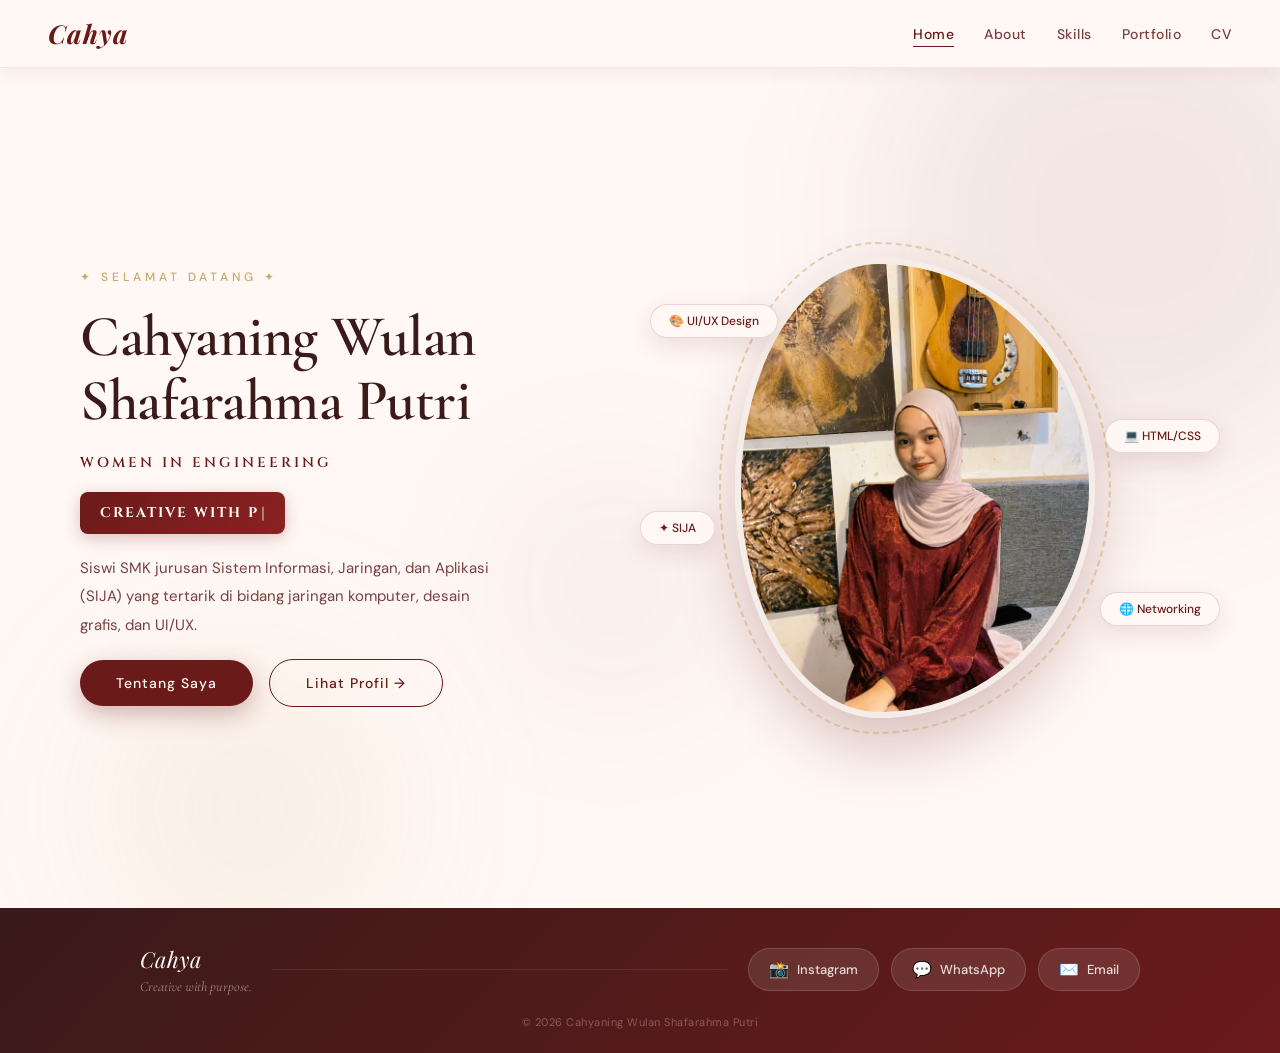
<file: index.html>
<!DOCTYPE html>
<html lang="id">
<head>
  <meta charset="UTF-8">
  <meta name="viewport" content="width=device-width, initial-scale=1.0">
  <title>Cahya | Personal Branding</title>
  <link href="https://fonts.googleapis.com/css2?family=Cormorant+Garamond:ital,wght@0,400;0,600;1,400&family=DM+Sans:wght@300;400;500&family=Playfair+Display:ital,wght@0,700;1,400&family=Cinzel:wght@400;600&display=swap" rel="stylesheet">
  <link rel="stylesheet" href="style.css">
</head>

<body>



  <!-- NAVBAR -->
  <nav class="navbar">
    <div class="logo">Cahya</div>
    <ul class="nav-menu">
      <li><a href="index.html" class="active">Home</a></li>
      <li><a href="about.html">About</a></li>
      <li><a href="skills.html">Skills</a></li>
      <li><a href="protfolio.html">Portfolio</a></li>
      <li><a href="cv.html">CV</a></li>
    </ul>
  </nav>

  <!-- HOME SECTION -->
  <section class="home">

    <!-- ORNAMEN DEKORASI -->
    <div class="orb orb-1"></div>
    <div class="orb orb-2"></div>
    <div class="orb orb-3"></div>

    <div class="home-layout">

      <!-- KIRI: TEKS -->
      <div class="home-text">
        <span class="home-eyebrow">✦ Selamat Datang ✦</span>
        <h1 class="home-name">Cahyaning Wulan<br>Shafarahma Putri</h1>
        <h2 class="home-nick">Women in Engineering</h2>

        <!-- TAGLINE TYPING -->
        <div class="tagline-wrap">
          <span class="tagline-typing" id="typewriter"></span><span class="tagline-cursor">|</span>
        </div>

        <p class="description">
          Siswi SMK jurusan Sistem Informasi, Jaringan, dan Aplikasi (SIJA)
          yang tertarik di bidang jaringan komputer, desain grafis, dan UI/UX.
        </p>

        <div class="home-actions">
          <button class="btn" onclick="document.getElementById('socialModal').classList.add('show')">Tentang Saya</button>
          <a href="about.html" class="btn-outline">Lihat Profil →</a>
        </div>
      </div>

      <!-- KANAN: FOTO -->
      <div class="home-photo-side">
        <div class="photo-frame">
          <img src="kl2.jpeg" alt="Foto Cahya" class="profile-photo">
          <div class="photo-deco-ring"></div>
        </div>
        <!-- BADGE MELAYANG -->
        <div class="float-badge badge-1">🎨 UI/UX Design</div>
        <div class="float-badge badge-2">🌐 Networking</div>
        <div class="float-badge badge-3">✦ SIJA</div>
        <div class="float-badge badge-4">💻 HTML/CSS</div>
      </div>

    </div>
  </section>

  <!-- MODAL SOSIAL MEDIA -->
  <div class="modal-overlay" id="socialModal" onclick="if(event.target===this)this.classList.remove('show')">
    <div class="modal-box">
      <button class="modal-close" onclick="document.getElementById('socialModal').classList.remove('show')">&times;</button>
      <p class="modal-label">Temukan saya di</p>
      <h2 class="modal-title">Sosial Media</h2>
      <div class="social-links">
        <a href="https://www.instagram.com/sfarhmptri?igsh=a2llaGw1cDJhYjl5" target="_blank" class="social-btn instagram">
          <span class="social-icon">📸</span>
          <span>Instagram</span>
        </a>
        <a href="https://wa.me/6281215548421" target="_blank" class="social-btn whatsapp">
          <span class="social-icon">💬</span>
          <span>WhatsApp</span>
        </a>
        <a href="https://www.tiktok.com/@sfaarma" target="_blank" class="social-btn tiktok">
          <span class="social-icon">🎵</span>
          <span>TikTok</span>
        </a>
        <a href="mailto:shafarahmaputri@gmail.com" class="social-btn gmail">
          <span class="social-icon">✉️</span>
          <span>Email</span>
        </a>
      </div>
    </div>
  </div>

  <!-- TYPEWRITER SCRIPT -->
  <script>
    const texts = ["Creative with purpose."];
    let i = 0, j = 0, deleting = false;
    const el = document.getElementById('typewriter');
    function type() {
      const current = texts[i];
      if (!deleting) {
        el.textContent = current.slice(0, ++j);
        if (j === current.length) { deleting = true; setTimeout(type, 1800); return; }
      } else {
        el.textContent = current.slice(0, --j);
        if (j === 0) { deleting = false; i = (i + 1) % texts.length; }
      }
      setTimeout(type, deleting ? 60 : 100);
    }
    type();
  </script>

  <!-- FOOTER -->
  <footer class="site-footer">    <div class="site-footer-inner">
      <div class="footer-brand">
        <span class="footer-logo">Cahya</span>
        <p class="footer-tagline">Creative with purpose.</p>
      </div>
      <div class="footer-divider"></div>
      <div class="footer-contact">
        <a href="https://www.instagram.com/sfarhmptri?igsh=a2llaGw1cDJhYjl5" target="_blank" class="footer-icon-btn">
          <span>📸</span><span class="footer-btn-label">Instagram</span>
        </a>
        <a href="https://wa.me/6281215548421" target="_blank" class="footer-icon-btn">
          <span>💬</span><span class="footer-btn-label">WhatsApp</span>
        </a>
        <a href="mailto:shafarahmaputri@gmail.com" class="footer-icon-btn">
          <span>✉️</span><span class="footer-btn-label">Email</span>
        </a>
      </div>
    </div>
    <p class="footer-copy">© 2026 Cahyaning Wulan Shafarahma Putri</p>
  </footer>

</body>
</html>
</file>
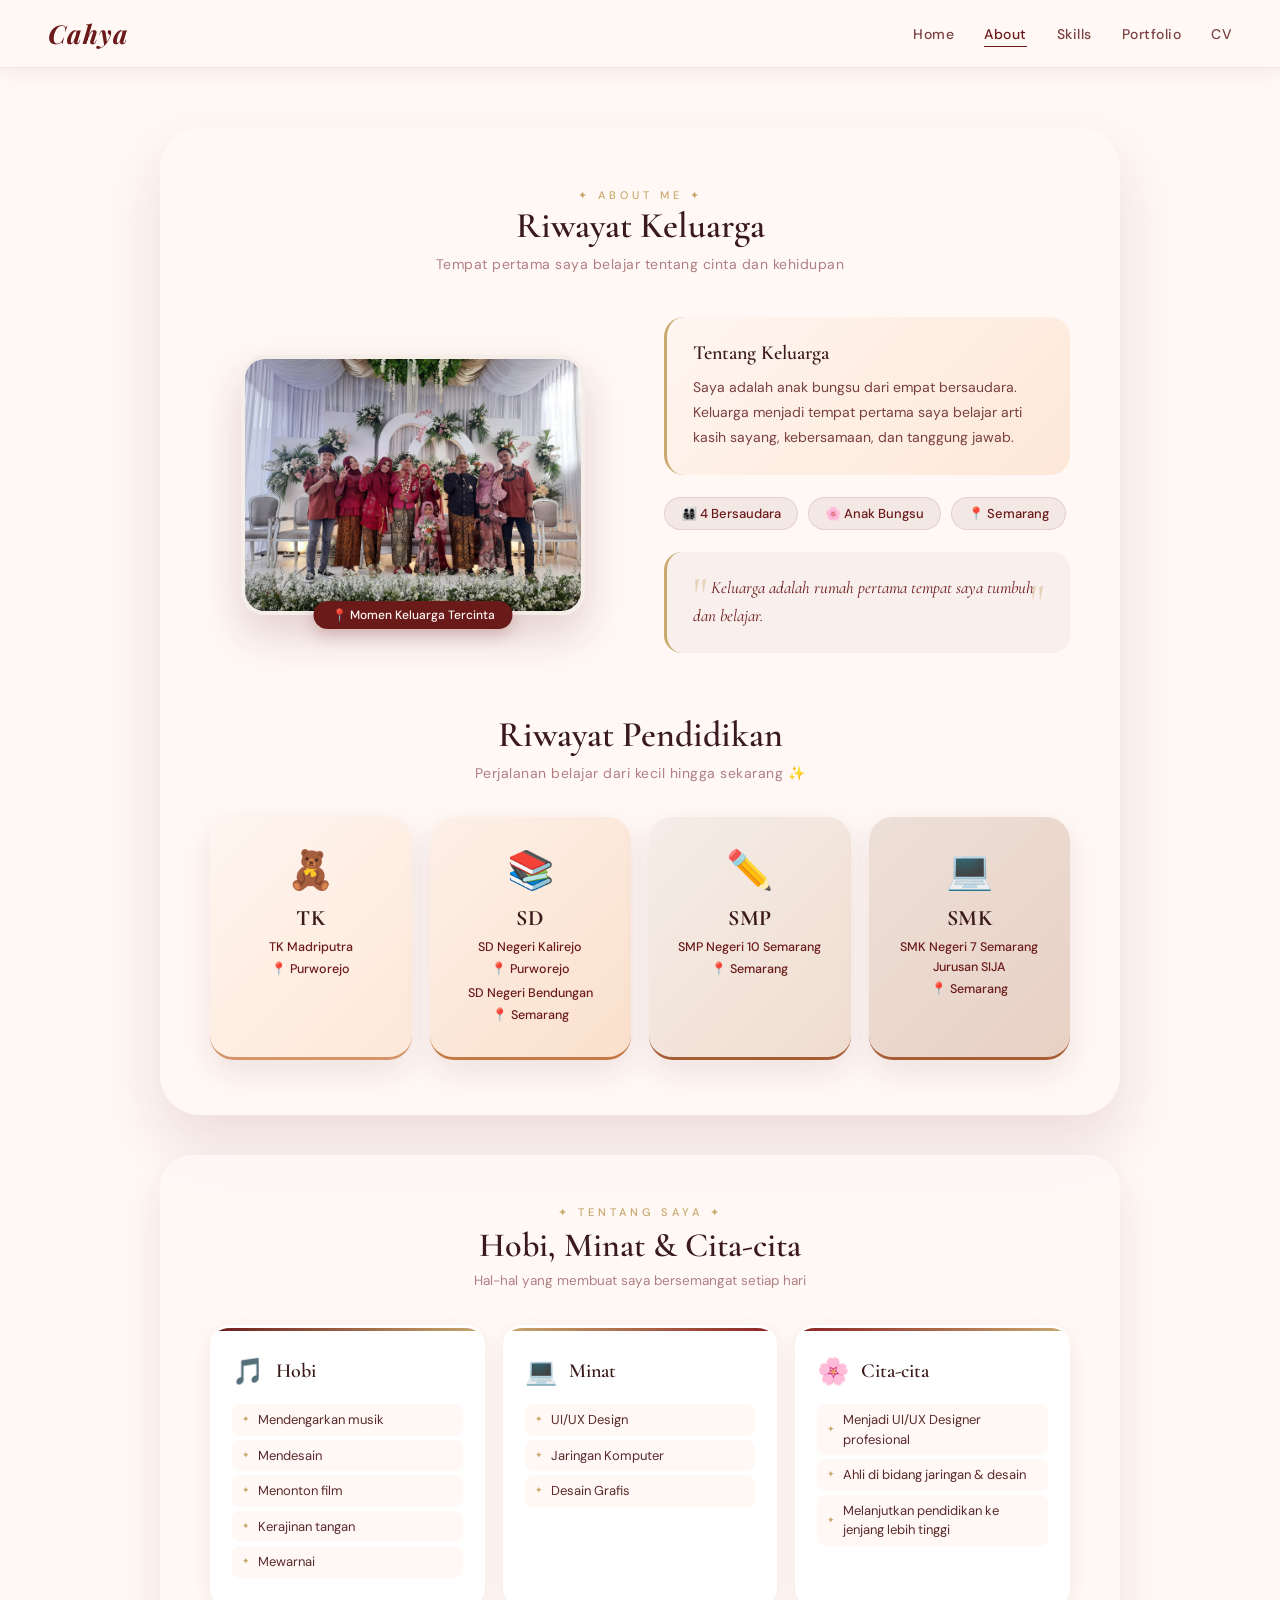
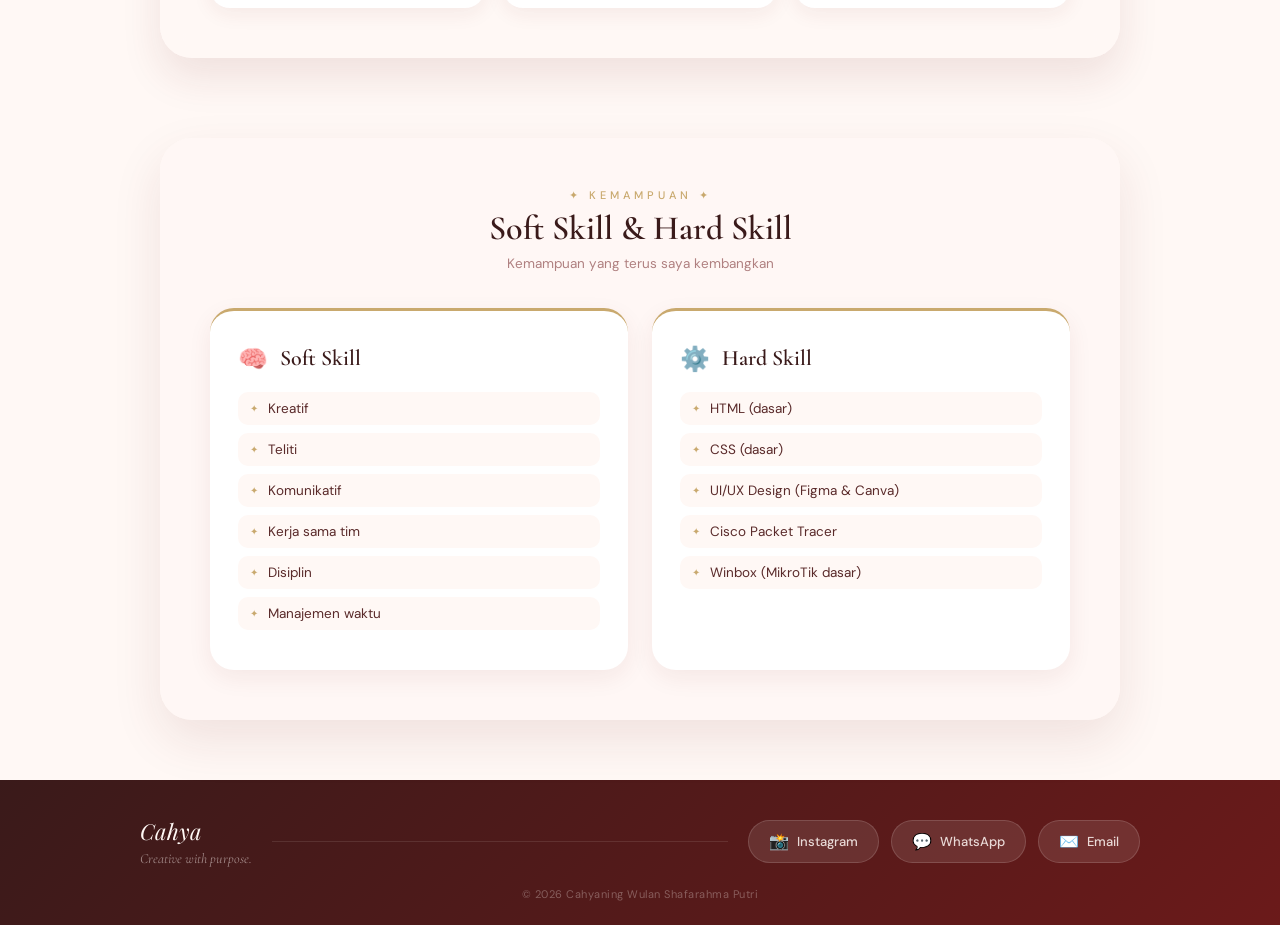
<file: about.html>
<!DOCTYPE html>
<html lang="id">
<head>
  <meta charset="UTF-8">
  <title>About Me – Cahya</title>
  <link href="https://fonts.googleapis.com/css2?family=Cormorant+Garamond:ital,wght@0,400;0,600;1,400&family=DM+Sans:wght@300;400;500&family=Playfair+Display:ital,wght@0,700;1,400&display=swap" rel="stylesheet">
  <link rel="stylesheet" href="style.css">
</head>
<body>



<!-- NAVBAR -->
<nav class="navbar">
  <div class="logo">Cahya</div>
  <ul class="nav-menu">
    <li><a href="index.html">Home</a></li>
    <li><a href="about.html" class="active">About</a></li>
    <li><a href="skills.html">Skills</a></li>
    <li><a href="protfolio.html">Portfolio</a></li>
    <li><a href="cv.html">CV</a></li>
  </ul>
</nav>

<!-- ===== RIWAYAT KELUARGA ===== -->
<section class="family-section">
  <div class="family-card">

    <!-- HEADER -->
    <div class="family-header">
      <span class="family-eyebrow">✦ About Me ✦</span>
      <h2 class="section-title">Riwayat Keluarga</h2>
      <p class="section-sub">Tempat pertama saya belajar tentang cinta dan kehidupan</p>
    </div>

    <!-- LAYOUT 2 KOLOM -->
    <div class="family-layout">

      <!-- KIRI: FOTO -->
      <div class="family-left">
        <div class="family-img-frame">
          <img src="kl1.jpeg" alt="Foto Keluarga" class="family-img">
          <div class="family-img-label">📍 Momen Keluarga Tercinta</div>
        </div>
      </div>

      <!-- KANAN: INFO -->
      <div class="family-right">
        <div class="family-info-card">
          <h3 class="family-info-title">Tentang Keluarga</h3>
          <p class="family-info-text">
            Saya adalah anak bungsu dari empat bersaudara.
            Keluarga menjadi tempat pertama saya belajar arti
            kasih sayang, kebersamaan, dan tanggung jawab.
          </p>
        </div>

        <div class="family-tags">
          <span class="family-tag">👨‍👩‍👧‍👦 4 Bersaudara</span>
          <span class="family-tag">🌸 Anak Bungsu</span>
          <span class="family-tag">📍 Semarang</span>
        </div>

        <div class="family-quote-box">
          <div class="quote-inner">
            <span class="quote-mark">"</span>
            <p>Keluarga adalah rumah pertama tempat saya tumbuh dan belajar.</p>
            <span class="quote-mark closing">"</span>
          </div>
        </div>
      </div>

    </div>

    <h2 class="section-title education-title">Riwayat Pendidikan</h2>
    <p class="section-sub" style="margin-bottom:35px">Perjalanan belajar dari kecil hingga sekarang ✨</p>

    <div class="education-grid">
      <div class="education-card tk">
        <div class="education-icon">🧸</div>
        <h4>TK</h4>
        <p>TK Madriputra</p>
        <p class="edu-city">📍 Purworejo</p>
      </div>
      <div class="education-card sd">
        <div class="education-icon">📚</div>
        <h4>SD</h4>
        <p>SD Negeri Kalirejo</p>
        <p class="edu-city">📍 Purworejo</p>
        <p>SD Negeri Bendungan</p>
        <p class="edu-city">📍 Semarang</p>
      </div>
      <div class="education-card smp">
        <div class="education-icon">✏️</div>
        <h4>SMP</h4>
        <p>SMP Negeri 10 Semarang</p>
        <p class="edu-city">📍 Semarang</p>
      </div>
      <div class="education-card smk">
        <div class="education-icon">💻</div>
        <h4>SMK</h4>
        <p>SMK Negeri 7 Semarang</p>
        <p>Jurusan SIJA</p>
        <p class="edu-city">📍 Semarang</p>
      </div>
    </div>

  </div>
</section>

<!-- ===== HOBI, MINAT & CITA-CITA ===== -->
<section class="hmc-section">
  <div class="hmc-card">

    <div class="hmc-header">
      <span class="hmc-eyebrow">✦ Tentang Saya ✦</span>
      <h2 class="hmc-title">Hobi, Minat & Cita-cita</h2>
      <p class="hmc-sub">Hal-hal yang membuat saya bersemangat setiap hari</p>
    </div>

    <div class="hmc-grid">

      <!-- HOBI -->
      <div class="hmc-box">
        <div class="hmc-box-header">
          <span class="icon">🎵</span>
          <h3>Hobi</h3>
        </div>
        <ul class="hmc-list">
          <li>Mendengarkan musik</li>
          <li>Mendesain</li>
          <li>Menonton film</li>
          <li>Kerajinan tangan</li>
          <li>Mewarnai</li>
        </ul>
      </div>

      <!-- MINAT -->
      <div class="hmc-box">
        <div class="hmc-box-header">
          <span class="icon">💻</span>
          <h3>Minat</h3>
        </div>
        <ul class="hmc-list">
          <li>UI/UX Design</li>
          <li>Jaringan Komputer</li>
          <li>Desain Grafis</li>
        </ul>
      </div>

      <!-- CITA-CITA -->
      <div class="hmc-box">
        <div class="hmc-box-header">
          <span class="icon">🌸</span>
          <h3>Cita-cita</h3>
        </div>
        <ul class="hmc-list">
          <li>Menjadi UI/UX Designer profesional</li>
          <li>Ahli di bidang jaringan & desain</li>
          <li>Melanjutkan pendidikan ke jenjang lebih tinggi</li>
        </ul>
      </div>

    </div>

  </div>
</section>

<!-- ===== SKILL ===== -->
<section class="skill-section">
  <div class="skill-card">

    <div class="skill-header">
      <span class="skill-eyebrow">✦ Kemampuan ✦</span>
      <h2 class="skill-main-title">Soft Skill & Hard Skill</h2>
      <p class="skill-main-sub">Kemampuan yang terus saya kembangkan</p>
    </div>

    <div class="skill-grid">
      <div class="skill-box">
        <div class="skill-box-label">
          <span class="skill-box-icon">🧠</span>
          <h3>Soft Skill</h3>
        </div>
        <ul>
          <li>Kreatif</li>
          <li>Teliti</li>
          <li>Komunikatif</li>
          <li>Kerja sama tim</li>
          <li>Disiplin</li>
          <li>Manajemen waktu</li>
        </ul>
      </div>
      <div class="skill-box">
        <div class="skill-box-label">
          <span class="skill-box-icon">⚙️</span>
          <h3>Hard Skill</h3>
        </div>
        <ul>
          <li>HTML (dasar)</li>
          <li>CSS (dasar)</li>
          <li>UI/UX Design (Figma & Canva)</li>
          <li>Cisco Packet Tracer</li>
          <li>Winbox (MikroTik dasar)</li>
        </ul>
      </div>
    </div>

  </div>
</section>

<!-- ===== FOOTER ===== -->
<footer class="site-footer">
  <div class="site-footer-inner">
    <div class="footer-brand">
      <span class="footer-logo">Cahya</span>
      <p class="footer-tagline">Creative with purpose.</p>
    </div>
    <div class="footer-divider"></div>
    <div class="footer-contact">
      <a href="https://www.instagram.com/sfarhmptri?igsh=a2llaGw1cDJhYjl5" target="_blank" class="footer-icon-btn">
        <span>📸</span><span class="footer-btn-label">Instagram</span>
      </a>
      <a href="https://wa.me/6281215548421" target="_blank" class="footer-icon-btn">
        <span>💬</span><span class="footer-btn-label">WhatsApp</span>
      </a>
      <a href="mailto:shafarahmaputri@gmail.com" class="footer-icon-btn">
        <span>✉️</span><span class="footer-btn-label">Email</span>
      </a>
    </div>
  </div>
  <p class="footer-copy">© 2026 Cahyaning Wulan Shafarahma Putri</p>
</footer>

</body>
</html>
</file>
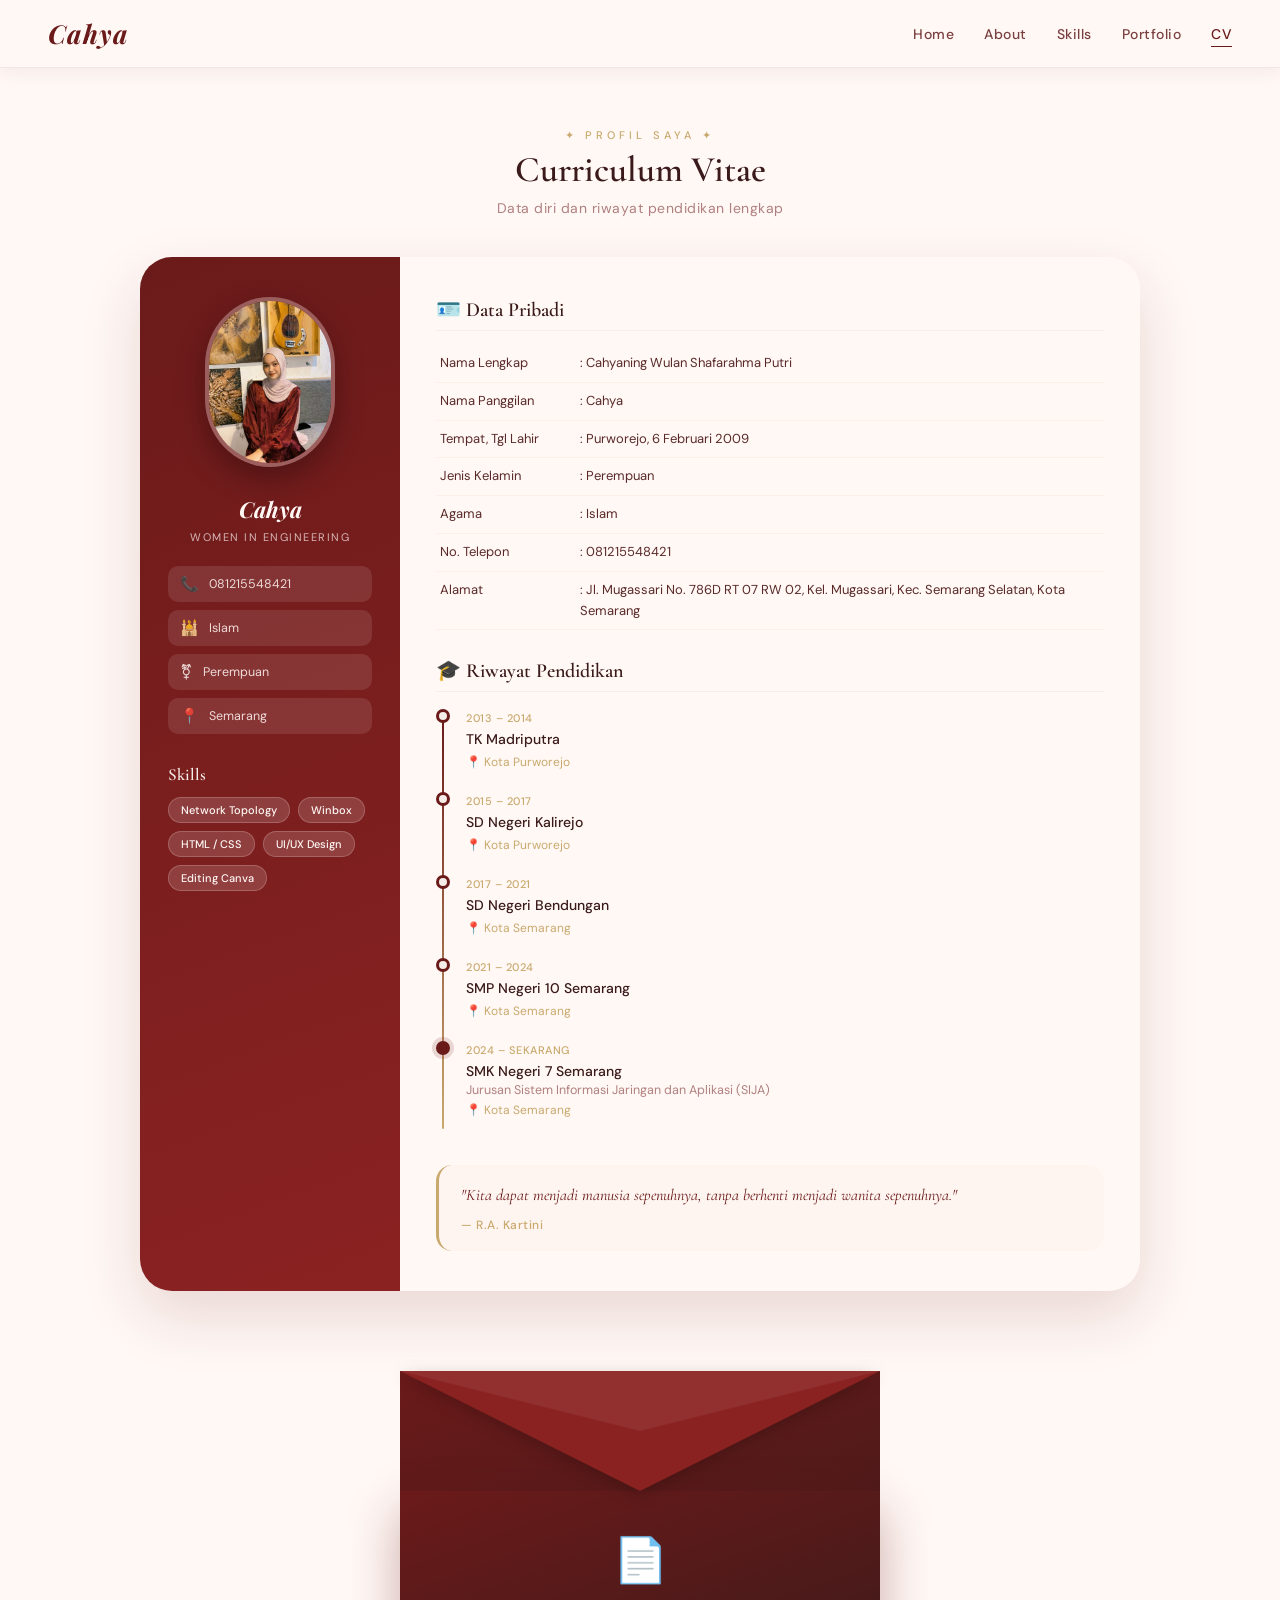
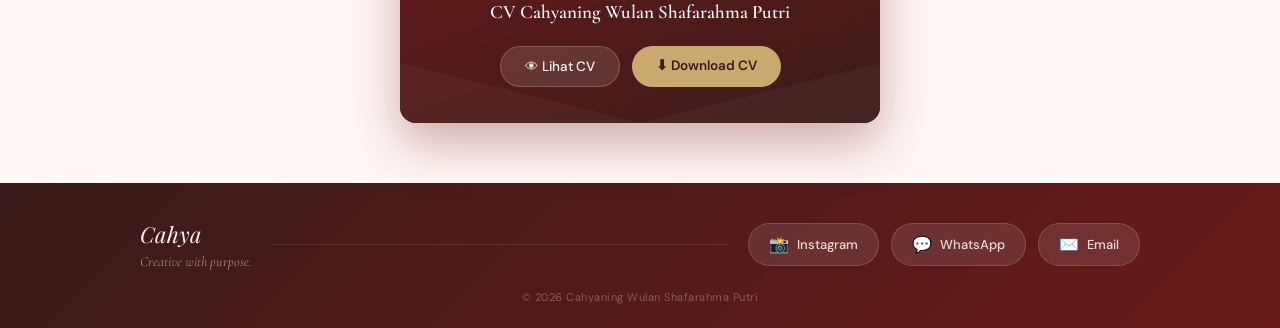
<file: cv.html>
<!DOCTYPE html>
<html lang="id">
<head>
  <meta charset="UTF-8">
  <meta name="viewport" content="width=device-width, initial-scale=1.0">
  <title>CV – Cahya</title>
  <link href="https://fonts.googleapis.com/css2?family=Cormorant+Garamond:ital,wght@0,400;0,600;1,400&family=DM+Sans:wght@300;400;500&family=Playfair+Display:ital,wght@0,700;1,400&display=swap" rel="stylesheet">
  <link rel="stylesheet" href="style.css">
</head>
<body>



<!-- NAVBAR -->
<nav class="navbar">
  <div class="logo">Cahya</div>
  <ul class="nav-menu">
    <li><a href="index.html">Home</a></li>
    <li><a href="about.html">About</a></li>
    <li><a href="skills.html">Skills</a></li>
    <li><a href="protfolio.html">Portfolio</a></li>
    <li><a href="cv.html" class="active">CV</a></li>
  </ul>
</nav>

<!-- CV SECTION -->
<section class="cv-section">
  <div class="cv-wrapper">

    <div class="cv-page-header">
      <span class="cv-eyebrow">✦ Profil Saya ✦</span>
      <h2 class="section-title" style="margin-bottom:8px">Curriculum Vitae</h2>
      <p class="section-sub" style="margin-bottom:40px">Data diri dan riwayat pendidikan lengkap</p>
    </div>

    <div class="cv-card">

      <!-- KIRI: FOTO + KONTAK -->
      <div class="cv-left">
        <div class="cv-photo-wrap">
          <img src="kl2.jpeg" alt="Foto Cahya" class="cv-photo">
        </div>
        <h2 class="cv-name">Cahya</h2>
        <p class="cv-role">Women in Engineering</p>

        <div class="cv-contact">
          <div class="cv-contact-item">
            <span class="cv-contact-icon">📞</span>
            <span>081215548421</span>
          </div>
          <div class="cv-contact-item">
            <span class="cv-contact-icon">🕌</span>
            <span>Islam</span>
          </div>
          <div class="cv-contact-item">
            <span class="cv-contact-icon">⚧</span>
            <span>Perempuan</span>
          </div>
          <div class="cv-contact-item">
            <span class="cv-contact-icon">📍</span>
            <span>Semarang</span>
          </div>
        </div>

        <!-- SKILL SIDEBAR -->
        <div class="cv-sidebar-section">
          <h4 class="cv-sidebar-title">Skills</h4>
          <div class="cv-skill-tags">
            <span class="cv-tag">Network Topology</span>
            <span class="cv-tag">Winbox</span>
            <span class="cv-tag">HTML / CSS</span>
            <span class="cv-tag">UI/UX Design</span>
            <span class="cv-tag">Editing Canva</span>
          </div>
        </div>

      </div>

      <!-- KANAN: DETAIL -->
      <div class="cv-right">

        <!-- DATA PRIBADI -->
        <div class="cv-block">
          <h3 class="cv-block-title">🪪 Data Pribadi</h3>
          <table class="cv-table">
            <tr>
              <td class="cv-td-label">Nama Lengkap</td>
              <td>: Cahyaning Wulan Shafarahma Putri</td>
            </tr>
            <tr>
              <td class="cv-td-label">Nama Panggilan</td>
              <td>: Cahya</td>
            </tr>
            <tr>
              <td class="cv-td-label">Tempat, Tgl Lahir</td>
              <td>: Purworejo, 6 Februari 2009</td>
            </tr>
            <tr>
              <td class="cv-td-label">Jenis Kelamin</td>
              <td>: Perempuan</td>
            </tr>
            <tr>
              <td class="cv-td-label">Agama</td>
              <td>: Islam</td>
            </tr>
            <tr>
              <td class="cv-td-label">No. Telepon</td>
              <td>: 081215548421</td>
            </tr>
            <tr>
              <td class="cv-td-label">Alamat</td>
              <td>: Jl. Mugassari No. 786D RT 07 RW 02, Kel. Mugassari, Kec. Semarang Selatan, Kota Semarang</td>
            </tr>
          </table>
        </div>

        <!-- RIWAYAT PENDIDIKAN -->
        <div class="cv-block">
          <h3 class="cv-block-title">🎓 Riwayat Pendidikan</h3>
          <div class="cv-timeline">

            <div class="cv-timeline-item">
              <div class="cv-timeline-dot"></div>
              <div class="cv-timeline-content">
                <span class="cv-timeline-year">2013 – 2014</span>
                <h4>TK Madriputra</h4>
                <a href="https://share.google/MMbbsz1oYdW7OAlYa" target="_blank" class="cv-timeline-location">📍 Kota Purworejo</a>
              </div>
            </div>

            <div class="cv-timeline-item">
              <div class="cv-timeline-dot"></div>
              <div class="cv-timeline-content">
                <span class="cv-timeline-year">2015 – 2017</span>
                <h4>SD Negeri Kalirejo</h4>
                <a href="https://share.google/qHdzl704USAdK6gY3" target="_blank" class="cv-timeline-location">📍 Kota Purworejo</a>
              </div>
            </div>

            <div class="cv-timeline-item">
              <div class="cv-timeline-dot"></div>
              <div class="cv-timeline-content">
                <span class="cv-timeline-year">2017 – 2021</span>
                <h4>SD Negeri Bendungan</h4>
                <a href="https://share.google/61qIQni36JJn6teBd" target="_blank" class="cv-timeline-location">📍 Kota Semarang</a>
              </div>
            </div>

            <div class="cv-timeline-item">
              <div class="cv-timeline-dot"></div>
              <div class="cv-timeline-content">
                <span class="cv-timeline-year">2021 – 2024</span>
                <h4>SMP Negeri 10 Semarang</h4>
                <a href="https://share.google/Rg8QLlhdKXbRNjjmC" target="_blank" class="cv-timeline-location">📍 Kota Semarang</a>
              </div>
            </div>

            <div class="cv-timeline-item active">
              <div class="cv-timeline-dot"></div>
              <div class="cv-timeline-content">
                <span class="cv-timeline-year">2024 – Sekarang</span>
                <h4>SMK Negeri 7 Semarang</h4>
                <p>Jurusan Sistem Informasi Jaringan dan Aplikasi (SIJA)</p>
                <a href="https://share.google/3PkvFIyAWpyXKA0ep" target="_blank" class="cv-timeline-location">📍 Kota Semarang</a>
              </div>
            </div>

          </div>
        </div>

        <!-- QUOTE -->
        <div class="cv-quote">
          <p>"Kita dapat menjadi manusia sepenuhnya, tanpa berhenti menjadi wanita sepenuhnya."</p>
          <span class="cv-quote-author">— R.A. Kartini</span>
        </div>

      </div>
    </div>

  </div>
</section>

<!-- AMPLOP CV DOWNLOAD -->
<section class="cv-envelope-section">
  <div class="cv-envelope-wrap">
    <div class="cv-envelope" id="cvEnvelope" onclick="this.classList.toggle('opened')">
      <div class="cv-envelope-flap"></div>
      <div class="cv-envelope-body">
        <div class="cv-envelope-lines"></div>
        <div class="cv-envelope-content">
          <span class="cv-envelope-icon">📄</span>
          <h3>CV Cahyaning Wulan Shafarahma Putri</h3>
          <div class="cv-envelope-actions">
            <a href="https://drive.google.com/file/d/1-wAw_NWBtO_F6L7AnerIYzBb2qCOMSjG/view" target="_blank" class="cv-btn-view">👁 Lihat CV</a>
            <a href="https://drive.google.com/uc?export=download&id=1-wAw_NWBtO_F6L7AnerIYzBb2qCOMSjG" class="cv-btn-download">⬇ Download CV</a>
          </div>
        </div>
      </div>
    </div>
  </div>
</section>
<!-- ===== FOOTER ===== -->
<footer class="site-footer">
  <div class="site-footer-inner">
    <div class="footer-brand">
      <span class="footer-logo">Cahya</span>
      <p class="footer-tagline">Creative with purpose.</p>
    </div>
    <div class="footer-divider"></div>
    <div class="footer-contact">
      <a href="https://www.instagram.com/sfarhmptri?igsh=a2llaGw1cDJhYjl5" target="_blank" class="footer-icon-btn">
        <span>📸</span><span class="footer-btn-label">Instagram</span>
      </a>
      <a href="https://wa.me/6281215548421" target="_blank" class="footer-icon-btn">
        <span>💬</span><span class="footer-btn-label">WhatsApp</span>
      </a>
      <a href="mailto:shafarahmaputri@gmail.com" class="footer-icon-btn">
        <span>✉️</span><span class="footer-btn-label">Email</span>
      </a>
    </div>
  </div>
  <p class="footer-copy">© 2026 Cahyaning Wulan Shafarahma Putri</p>
</footer>

</body>
</html>
</file>
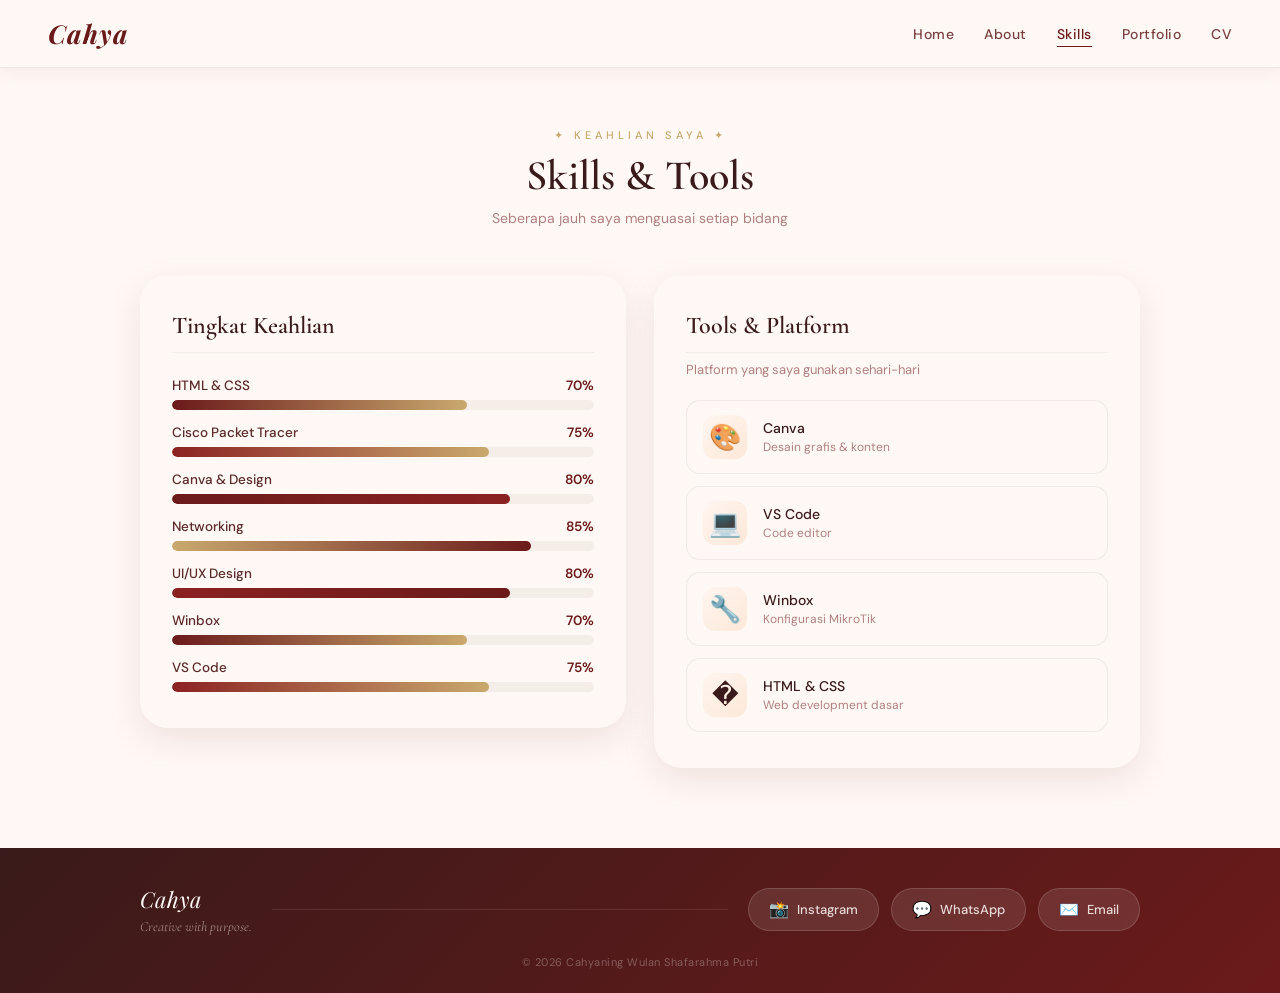
<file: skills.html>
<!DOCTYPE html>
<html lang="id">
<head>
  <meta charset="UTF-8">
  <meta name="viewport" content="width=device-width, initial-scale=1.0">
  <title>Skills – Cahya</title>
  <link href="https://fonts.googleapis.com/css2?family=Cormorant+Garamond:ital,wght@0,400;0,600;1,400&family=DM+Sans:wght@300;400;500&family=Playfair+Display:ital,wght@0,700;1,400&display=swap" rel="stylesheet">
  <link rel="stylesheet" href="style.css">
</head>
<body>



<!-- NAVBAR -->
<nav class="navbar">
  <div class="logo">Cahya</div>
  <ul class="nav-menu">
    <li><a href="index.html">Home</a></li>
    <li><a href="about.html">About</a></li>
    <li><a href="skills.html" class="active">Skills</a></li>
    <li><a href="protfolio.html">Portfolio</a></li>
    <li><a href="cv.html">CV</a></li>
  </ul>
</nav>

<!-- SKILLS PAGE -->
<section class="skills-page">
  <div class="skills-wrapper">

    <!-- HEADER -->
    <div class="skills-page-header">
      <span class="skills-eyebrow">✦ Keahlian Saya ✦</span>
      <h1 class="skills-page-title">Skills & Tools</h1>
      <p class="skills-page-sub">Seberapa jauh saya menguasai setiap bidang</p>
    </div>

    <!-- LAYOUT 2 KOLOM -->
    <div class="skills-layout">

      <!-- KIRI: SKILL BARS -->
      <div class="skills-bars-card">
        <h3 class="skills-card-title">Tingkat Keahlian</h3>

        <div class="skill-bars">

          <div class="skill-bar-item">
            <div class="skill-bar-label">
              <span>HTML & CSS</span>
              <span>70%</span>
            </div>
            <div class="skill-bar-track">
              <div class="skill-bar-fill" style="--bar-width:70%; background:linear-gradient(90deg,#6b1a1a,#c9a96e)"></div>
            </div>
          </div>

          <div class="skill-bar-item">
            <div class="skill-bar-label">
              <span>Cisco Packet Tracer</span>
              <span>75%</span>
            </div>
            <div class="skill-bar-track">
              <div class="skill-bar-fill" style="--bar-width:75%; background:linear-gradient(90deg,#8b2222,#c9a96e)"></div>
            </div>
          </div>

          <div class="skill-bar-item">
            <div class="skill-bar-label">
              <span>Canva & Design</span>
              <span>80%</span>
            </div>
            <div class="skill-bar-track">
              <div class="skill-bar-fill" style="--bar-width:80%; background:linear-gradient(90deg,#6b1a1a,#8b2222)"></div>
            </div>
          </div>

          <div class="skill-bar-item">
            <div class="skill-bar-label">
              <span>Networking</span>
              <span>85%</span>
            </div>
            <div class="skill-bar-track">
              <div class="skill-bar-fill" style="--bar-width:85%; background:linear-gradient(90deg,#c9a96e,#6b1a1a)"></div>
            </div>
          </div>

          <div class="skill-bar-item">
            <div class="skill-bar-label">
              <span>UI/UX Design</span>
              <span>80%</span>
            </div>
            <div class="skill-bar-track">
              <div class="skill-bar-fill" style="--bar-width:80%; background:linear-gradient(90deg,#8b2222,#6b1a1a)"></div>
            </div>
          </div>

          <div class="skill-bar-item">
            <div class="skill-bar-label">
              <span>Winbox</span>
              <span>70%</span>
            </div>
            <div class="skill-bar-track">
              <div class="skill-bar-fill" style="--bar-width:70%; background:linear-gradient(90deg,#6b1a1a,#c9a96e)"></div>
            </div>
          </div>

          <div class="skill-bar-item">
            <div class="skill-bar-label">
              <span>VS Code</span>
              <span>75%</span>
            </div>
            <div class="skill-bar-track">
              <div class="skill-bar-fill" style="--bar-width:75%; background:linear-gradient(90deg,#8b2222,#c9a96e)"></div>
            </div>
          </div>

        </div>
      </div>

      <!-- KANAN: TOOLS/PLATFORM -->
      <div class="skills-tools-card">
        <h3 class="skills-card-title">Tools & Platform</h3>
        <p class="skills-tools-sub">Platform yang saya gunakan sehari-hari</p>

        <div class="tools-grid">

          <div class="tool-item">
            <div class="tool-icon">🎨</div>
            <div class="tool-info">
              <span class="tool-name">Canva</span>
              <span class="tool-desc">Desain grafis & konten</span>
            </div>
          </div>

          <div class="tool-item">
            <div class="tool-icon">💻</div>
            <div class="tool-info">
              <span class="tool-name">VS Code</span>
              <span class="tool-desc">Code editor</span>
            </div>
          </div>

          <div class="tool-item">
            <div class="tool-icon">🔧</div>
            <div class="tool-info">
              <span class="tool-name">Winbox</span>
              <span class="tool-desc">Konfigurasi MikroTik</span>
            </div>
          </div>

          <div class="tool-item">
            <div class="tool-icon">�</div>
            <div class="tool-info">
              <span class="tool-name">HTML & CSS</span>
              <span class="tool-desc">Web development dasar</span>
            </div>
          </div>

        </div>
      </div>

    </div>

  </div>
</section>
<!-- ===== FOOTER ===== -->
<footer class="site-footer">
  <div class="site-footer-inner">
    <div class="footer-brand">
      <span class="footer-logo">Cahya</span>
      <p class="footer-tagline">Creative with purpose.</p>
    </div>
    <div class="footer-divider"></div>
    <div class="footer-contact">
      <a href="https://www.instagram.com/sfarhmptri?igsh=a2llaGw1cDJhYjl5" target="_blank" class="footer-icon-btn">
        <span>📸</span><span class="footer-btn-label">Instagram</span>
      </a>
      <a href="https://wa.me/6281215548421" target="_blank" class="footer-icon-btn">
        <span>💬</span><span class="footer-btn-label">WhatsApp</span>
      </a>
      <a href="mailto:shafarahmaputri@gmail.com" class="footer-icon-btn">
        <span>✉️</span><span class="footer-btn-label">Email</span>
      </a>
    </div>
  </div>
  <p class="footer-copy">© 2026 Cahyaning Wulan Shafarahma Putri</p>
</footer>

</body>
</html>
</file>
<file: style.css>
﻿/* ===================================
   MAROON THEME — Cahya Personal Brand
=================================== */
@import url("https://fonts.googleapis.com/css2?family=Cormorant+Garamond:ital,wght@0,400;0,600;1,400&family=DM+Sans:wght@300;400;500&family=Playfair+Display:ital,wght@0,700;1,400&display=swap");

*{margin:0;padding:0;box-sizing:border-box;}

body{font-family:"DM Sans",sans-serif;background:#fff8f5;min-height:100vh;color:#3a1a1a;}

/* NAVBAR */
.navbar{position:sticky;top:0;background:rgba(255,248,245,0.92);backdrop-filter:blur(12px);padding:16px 48px;display:flex;justify-content:space-between;align-items:center;box-shadow:0 2px 20px rgba(107,26,26,0.08);z-index:100;border-bottom:1px solid rgba(107,26,26,0.08);}
.logo{font-family:"Playfair Display",serif;font-size:26px;font-weight:700;color:#6b1a1a;letter-spacing:1px;font-style:italic;}
.nav-menu{list-style:none;display:flex;gap:30px;}
.nav-menu a{text-decoration:none;color:#7a4040;font-family:"DM Sans",sans-serif;font-weight:500;font-size:14px;letter-spacing:0.5px;position:relative;transition:0.3s;}
.nav-menu a::after{content:"";position:absolute;width:0;height:1.5px;background:#6b1a1a;left:0;bottom:-4px;transition:0.3s;}
.nav-menu a:hover::after,.nav-menu a.active::after{width:100%;}
.nav-menu a:hover,.nav-menu a.active{color:#6b1a1a;}

/* HOME LAYOUT */
.home{min-height:calc(100vh - 60px);display:flex;align-items:center;padding:60px 80px;position:relative;overflow:hidden;}

/* ORB DEKORASI */
.orb{position:absolute;border-radius:50%;filter:blur(80px);pointer-events:none;}
.orb-1{width:500px;height:500px;background:rgba(107,26,26,0.08);top:-100px;right:-100px;}
.orb-2{width:300px;height:300px;background:rgba(201,169,110,0.12);bottom:-50px;left:100px;}
.orb-3{width:200px;height:200px;background:rgba(107,26,26,0.06);top:50%;left:40%;}

.home-layout{display:grid;grid-template-columns:1fr 1fr;gap:80px;align-items:center;max-width:1200px;width:100%;margin:0 auto;position:relative;z-index:1;}

/* TEKS KIRI */
.home-text{display:flex;flex-direction:column;gap:20px;}
.home-eyebrow{font-family:"DM Sans",sans-serif;font-size:12px;letter-spacing:4px;text-transform:uppercase;color:#c9a96e;font-weight:500;}
.home-name{font-family:"Cormorant Garamond",serif;font-size:58px;font-weight:600;color:#3a1a1a;line-height:1.1;letter-spacing:-0.5px;}
.home-nick{font-family:"Cinzel",serif;font-size:14px;color:#6b1a1a;font-weight:600;letter-spacing:3px;text-transform:uppercase;}

/* TAGLINE BERJALAN */
/* TAGLINE TYPING */
.tagline-wrap{display:inline-flex;align-items:center;width:fit-content;background:linear-gradient(135deg,#6b1a1a,#8b2222);border-radius:8px;padding:10px 20px;box-shadow:0 4px 16px rgba(107,26,26,0.25);}
.tagline-typing{font-family:"Cinzel",serif;font-size:14px;font-weight:700;color:#fff8f5;letter-spacing:2px;text-transform:uppercase;}
.tagline-cursor{font-family:"DM Sans",sans-serif;font-size:17px;color:#c9a96e;animation:blink 0.75s step-end infinite;margin-left:2px;}
@keyframes blink{0%,100%{opacity:1;}50%{opacity:0;}}

.description{font-size:15px;line-height:1.9;color:#7a4040;max-width:420px;}

.home-actions{display:flex;gap:16px;align-items:center;flex-wrap:wrap;}

/* BUTTON */
.btn{display:inline-block;padding:14px 36px;background:#6b1a1a;color:#fff8f5;border-radius:50px;text-decoration:none;font-family:"DM Sans",sans-serif;font-weight:500;font-size:14px;letter-spacing:1px;border:none;cursor:pointer;box-shadow:0 8px 24px rgba(107,26,26,0.3);transition:0.3s;}
.btn:hover{background:#8b2222;transform:translateY(-2px);box-shadow:0 14px 32px rgba(107,26,26,0.35);}
.btn-outline{display:inline-block;padding:14px 36px;background:transparent;color:#6b1a1a;border-radius:50px;text-decoration:none;font-family:"DM Sans",sans-serif;font-weight:500;font-size:14px;letter-spacing:1px;border:1.5px solid #6b1a1a;transition:0.3s;}
.btn-outline:hover{background:#6b1a1a;color:#fff8f5;transform:translateY(-2px);}

/* FOTO KANAN */
.home-photo-side{position:relative;display:flex;justify-content:center;align-items:center;padding-right:50px;}
.photo-frame{position:relative;display:inline-block;}
.profile-photo{width:360px;height:460px;object-fit:cover;object-position:center center;border-radius:40% 60% 60% 40% / 50% 50% 50% 50%;border:6px solid #f5ede8;box-shadow:0 30px 60px rgba(107,26,26,0.25);display:block;transition:0.4s;}
.profile-photo:hover{transform:scale(1.02);}
.photo-deco-ring{position:absolute;inset:-16px;border-radius:40% 60% 60% 40% / 50% 50% 50% 50%;border:2px dashed rgba(201,169,110,0.5);pointer-events:none;animation:spin 20s linear infinite;}
@keyframes spin{to{transform:rotate(360deg);}}

/* BADGE MELAYANG */
.float-badge{position:absolute;background:rgba(255,248,245,0.95);backdrop-filter:blur(8px);border:1px solid rgba(107,26,26,0.15);border-radius:50px;padding:8px 18px;font-family:"DM Sans",sans-serif;font-size:12px;font-weight:500;color:#6b1a1a;box-shadow:0 8px 24px rgba(107,26,26,0.12);white-space:nowrap;}
.badge-1{top:10%;left:-30px;animation:floatBadge 4s ease-in-out infinite;}
.badge-2{bottom:20%;right:-20px;animation:floatBadge 4s ease-in-out infinite 1.5s;}
.badge-3{top:55%;left:-40px;animation:floatBadge 4s ease-in-out infinite 0.8s;}
.badge-4{top:35%;right:-20px;animation:floatBadge 4s ease-in-out infinite 2.2s;}
@keyframes floatBadge{0%,100%{transform:translateY(0);}50%{transform:translateY(-8px);}}

/* MODAL */
.modal-overlay{display:none;position:fixed;inset:0;background:rgba(58,26,26,0.4);backdrop-filter:blur(6px);z-index:999;justify-content:center;align-items:center;}
.modal-overlay.show{display:flex;animation:fadeIn 0.3s ease;}
.modal-box{background:#fff8f5;border-radius:28px;padding:45px 40px 40px;max-width:380px;width:90%;text-align:center;box-shadow:0 30px 60px rgba(107,26,26,0.2);position:relative;animation:slideUp 0.35s ease;}
.modal-close{position:absolute;top:16px;right:20px;background:none;border:none;font-size:24px;color:#aaa;cursor:pointer;transition:0.2s;}
.modal-close:hover{color:#6b1a1a;transform:scale(1.2);}
.modal-label{font-size:12px;letter-spacing:2px;text-transform:uppercase;color:#c9a96e;margin-bottom:6px;}
.modal-title{font-family:"Cormorant Garamond",serif;font-size:30px;font-weight:600;color:#3a1a1a;margin-bottom:30px;}
.social-links{display:flex;flex-direction:column;gap:12px;}
.social-btn{display:flex;align-items:center;gap:14px;padding:14px 22px;border-radius:14px;text-decoration:none;font-family:"DM Sans",sans-serif;font-weight:500;font-size:15px;color:white;transition:0.3s;}
.social-btn:hover{transform:translateY(-2px);filter:brightness(1.1);}
.social-icon{font-size:20px;}
.social-btn.instagram{background:linear-gradient(135deg,#6b1a1a,#8b2222);}
.social-btn.whatsapp{background:linear-gradient(135deg,#4a1010,#6b1a1a);}
.social-btn.tiktok{background:linear-gradient(135deg,#3a1a1a,#6b1a1a);}

/* ANIMATIONS */
@keyframes fadeIn{from{opacity:0;transform:translateY(20px);}to{opacity:1;transform:translateY(0);}}
@keyframes slideUp{from{opacity:0;transform:translateY(30px);}to{opacity:1;transform:translateY(0);}}
@keyframes fadeUp{from{opacity:0;transform:translateY(30px);}to{opacity:1;transform:translateY(0);}}

/* =====================
   SECTION UMUM
===================== */
.section-title{font-family:"Cormorant Garamond",serif;font-size:36px;font-weight:600;color:#3a1a1a;margin-bottom:8px;}
.section-sub{font-family:"DM Sans",sans-serif;font-size:14px;color:#b08080;letter-spacing:0.5px;margin-bottom:28px;text-align:center;}
.deco-flowers{font-size:18px;letter-spacing:6px;margin:16px 0;opacity:0.5;text-align:center;}

/* =====================
   FAMILY SECTION
===================== */
.family-section{padding:60px 20px 20px;display:flex;justify-content:center;}
.family-card{background:rgba(255,248,245,0.9);backdrop-filter:blur(14px);max-width:960px;width:100%;padding:55px 50px;border-radius:40px;box-shadow:0 30px 60px rgba(107,26,26,0.12);animation:fadeUp 1.2s ease;}

/* HEADER */
.family-header{text-align:center;margin-bottom:44px;}
.family-eyebrow{font-family:"DM Sans",sans-serif;font-size:11px;letter-spacing:4px;text-transform:uppercase;color:#c9a96e;font-weight:500;}

/* LAYOUT 2 KOLOM */
.family-layout{display:grid;grid-template-columns:1fr 1fr;gap:48px;align-items:center;}

/* KIRI: FOTO */
.family-left{display:flex;justify-content:center;}
.family-img-frame{position:relative;display:inline-block;}
.family-img{width:100%;max-width:360px;height:260px;object-fit:cover;border-radius:24px;border:4px solid #f5ede8;box-shadow:0 20px 40px rgba(107,26,26,0.18);display:block;transition:0.4s;}
.family-img:hover{transform:scale(1.02);}
.family-img-label{position:absolute;bottom:-14px;left:50%;transform:translateX(-50%);background:#6b1a1a;color:#fff8f5;font-family:"DM Sans",sans-serif;font-size:12px;font-weight:500;padding:6px 18px;border-radius:50px;white-space:nowrap;box-shadow:0 6px 18px rgba(107,26,26,0.25);}

/* KANAN: INFO */
.family-right{display:flex;flex-direction:column;gap:22px;}
.family-info-card{background:linear-gradient(135deg,#fff5f0,#fde8d8);border-radius:20px;padding:24px 26px;border-left:3px solid #c9a96e;}
.family-info-title{font-family:"Cormorant Garamond",serif;font-size:20px;font-weight:600;color:#3a1a1a;margin-bottom:10px;}
.family-info-text{font-family:"DM Sans",sans-serif;font-size:14px;color:#7a4040;line-height:1.8;}
.family-tags{display:flex;flex-wrap:wrap;gap:10px;}
.family-tag{font-family:"DM Sans",sans-serif;font-size:13px;background:rgba(107,26,26,0.07);color:#6b1a1a;padding:7px 16px;border-radius:50px;border:1px solid rgba(107,26,26,0.12);font-weight:500;}
.family-quote-box{background:rgba(107,26,26,0.04);border-radius:18px;padding:22px 26px;border-left:3px solid #c9a96e;}
.quote-inner{position:relative;}
.quote-mark{font-family:"Cormorant Garamond",serif;font-size:50px;color:#c9a96e;opacity:0.4;line-height:0;vertical-align:-18px;}
.quote-mark.closing{float:right;vertical-align:-26px;}
.family-quote-box p{font-family:"Cormorant Garamond",serif;font-size:17px;font-style:italic;color:#6b1a1a;line-height:1.7;display:inline;}

/* EDUCATION */
.education-title{margin-top:60px;color:#3a1a1a;text-align:center;}
.education-grid{margin-top:30px;display:grid;grid-template-columns:repeat(4,1fr);gap:18px;}
.education-card{padding:28px 16px;border-radius:24px;text-align:center;box-shadow:0 12px 30px rgba(107,26,26,0.1);transition:0.35s;cursor:pointer;border-bottom:3px solid rgba(107,26,26,0.15);}
.education-card:hover{transform:translateY(-10px);box-shadow:0 24px 48px rgba(107,26,26,0.25);background:linear-gradient(135deg,#6b1a1a,#3a1a1a) !important;border-bottom-color:#c9a96e;}
.education-card:hover h4{color:#c9a96e;}
.education-card:hover p{color:rgba(255,248,245,0.7);}
.education-card:hover .education-icon{transform:scale(1.15);}
.education-card:hover a.cv-timeline-location{color:#c9a96e;}
.education-icon{font-size:38px;margin-bottom:10px;transition:0.35s;display:block;}
.education-card h4{font-family:"Cormorant Garamond",serif;font-size:22px;font-weight:700;color:#3a1a1a;margin-bottom:6px;transition:0.35s;letter-spacing:0.5px;}
.education-card p{font-size:12.5px;color:#6b1a1a;line-height:1.6;transition:0.35s;font-weight:500;}
.education-card a{font-size:12px;color:#c9a96e;text-decoration:none;display:inline-block;margin-top:4px;transition:0.35s;}
.education-card a:hover{text-decoration:underline;}
.education-card.tk{background:linear-gradient(145deg,#fff5f0,#fde8d8);border-bottom-color:#d4956a;}
.education-card.sd{background:linear-gradient(145deg,#fdf0e8,#f5d5b8);border-bottom-color:#c47a45;}
.education-card.smp{background:linear-gradient(145deg,#f5e8e0,#ead0b8);border-bottom-color:#a85c35;}
.education-card.smk{background:linear-gradient(145deg,#ede0d8,#e8d0c4);border-bottom-color:#a85c35;}
.education-card.smk:hover{background:linear-gradient(135deg,#6b1a1a,#8b2222) !important;}
.education-card.tk{background:linear-gradient(135deg,#fff5f0,#fde8d8);}
.education-card.sd{background:linear-gradient(135deg,#fdf0e8,#fae0cc);}
.education-card.smp{background:linear-gradient(135deg,#f5ede8,#f0ddd0);}
.education-card.smk{background:linear-gradient(135deg,#ede0d8,#e8d0c4);}

/* RESPONSIVE FAMILY */
@media(max-width:768px){
  .family-card{padding:36px 24px;}
  .family-layout{grid-template-columns:1fr;gap:32px;}
  .family-img{max-width:100%;height:220px;}
  .education-grid{grid-template-columns:repeat(2,1fr);}
}

/* =====================
   HMC SECTION
===================== */
.hmc-section{padding:20px 20px 60px;display:flex;justify-content:center;}
.hmc-card{max-width:960px;width:100%;padding:50px;border-radius:32px;background:rgba(255,248,245,0.9);backdrop-filter:blur(12px);box-shadow:0 20px 40px rgba(107,26,26,0.1);}

.hmc-header{text-align:center;margin-bottom:36px;}
.hmc-eyebrow{font-family:"DM Sans",sans-serif;font-size:11px;letter-spacing:4px;text-transform:uppercase;color:#c9a96e;font-weight:500;display:block;margin-bottom:6px;}
.hmc-title{font-family:"Cormorant Garamond",serif;font-size:34px;font-weight:600;color:#3a1a1a;margin-bottom:6px;}
.hmc-sub{font-family:"DM Sans",sans-serif;font-size:13.5px;color:#b08080;}

.hmc-grid{display:grid;grid-template-columns:repeat(3,1fr);gap:18px;}

.hmc-box{padding:26px 22px;border-radius:20px;background:white;box-shadow:0 6px 20px rgba(107,26,26,0.07);transition:0.3s;border-top:3px solid transparent;position:relative;overflow:hidden;}
.hmc-box::before{content:"";position:absolute;top:0;left:0;right:0;height:3px;}
.hmc-box:nth-child(1)::before{background:linear-gradient(90deg,#6b1a1a,#c9a96e);}
.hmc-box:nth-child(2)::before{background:linear-gradient(90deg,#c9a96e,#8b2222);}
.hmc-box:nth-child(3)::before{background:linear-gradient(90deg,#8b2222,#c9a96e);}
.hmc-box:hover{transform:translateY(-5px);box-shadow:0 14px 32px rgba(107,26,26,0.13);}

.hmc-box-header{display:flex;align-items:center;gap:12px;margin-bottom:16px;}
.hmc-box .icon{font-size:26px;flex-shrink:0;}
.hmc-box h3{font-family:"Cormorant Garamond",serif;font-size:20px;font-weight:600;color:#3a1a1a;margin:0;}

.hmc-list{list-style:none;padding:0;margin:0;}
.hmc-list li{font-family:"DM Sans",sans-serif;font-size:13px;color:#5a2a2a;padding:6px 10px;margin-bottom:4px;background:#fff8f5;border-radius:8px;line-height:1.5;transition:0.2s;display:flex;align-items:center;gap:8px;}
.hmc-list li::before{content:"✦";font-size:9px;color:#c9a96e;flex-shrink:0;}
.hmc-list li:hover{background:#fde8d8;transform:translateX(3px);}

@media(max-width:768px){
  .hmc-card{padding:32px 20px;}
  .hmc-grid{grid-template-columns:1fr;gap:14px;}
}

/* =====================
   SKILL SECTION
===================== */
.skill-section{padding:20px 20px 60px;display:flex;justify-content:center;}
.skill-card{max-width:960px;width:100%;padding:50px;border-radius:32px;background:rgba(255,248,245,0.9);box-shadow:0 20px 50px rgba(107,26,26,0.1);}

.skill-header{text-align:center;margin-bottom:36px;}
.skill-eyebrow{font-family:"DM Sans",sans-serif;font-size:11px;letter-spacing:4px;text-transform:uppercase;color:#c9a96e;font-weight:500;display:block;margin-bottom:6px;}
.skill-main-title{font-family:"Cormorant Garamond",serif;font-size:34px;font-weight:600;color:#3a1a1a;margin-bottom:6px;}
.skill-main-sub{font-family:"DM Sans",sans-serif;font-size:13.5px;color:#b08080;}

.skill-grid{display:grid;grid-template-columns:1fr 1fr;gap:24px;margin-top:10px;}
.skill-box{padding:32px 28px;border-radius:24px;background:white;box-shadow:0 8px 24px rgba(107,26,26,0.07);transition:transform 0.3s,box-shadow 0.3s;border-top:3px solid #c9a96e;}
.skill-box:hover{transform:translateY(-5px);box-shadow:0 18px 36px rgba(107,26,26,0.13);}

.skill-box-label{display:flex;align-items:center;gap:12px;margin-bottom:18px;}
.skill-box-icon{font-size:24px;}
.skill-box h3{font-family:"Cormorant Garamond",serif;font-size:22px;font-weight:600;color:#3a1a1a;margin:0;}

.skill-box ul{list-style:none;padding:0;text-align:left;}
.skill-box li{margin-bottom:8px;font-size:13.5px;color:#5a2a2a;display:flex;align-items:center;gap:10px;padding:8px 12px;border-radius:10px;background:#fff8f5;transition:0.2s;}
.skill-box li:hover{background:#fde8d8;transform:translateX(4px);}
.skill-box li::before{content:"✦";font-size:10px;color:#c9a96e;flex-shrink:0;}

/* SKILL BARS */
.skill-bars{display:flex;flex-direction:column;gap:14px;text-align:left;}
.skill-bar-item{width:100%;}
.skill-bar-label{display:flex;justify-content:space-between;font-family:"DM Sans",sans-serif;font-size:13.5px;color:#5a2a2a;margin-bottom:6px;font-weight:500;}
.skill-bar-label span:last-child{color:#6b1a1a;font-weight:600;}
.skill-bar-track{width:100%;height:10px;background:#f5ede8;border-radius:50px;overflow:hidden;}
.skill-bar-fill{height:100%;border-radius:50px;width:0;animation:growBar 1.4s ease forwards;}
@keyframes growBar{from{width:0;}to{width:var(--bar-width);}}

/* =====================
   ABOUT FOOTER
===================== */
.about-footer{background:linear-gradient(135deg,#6b1a1a,#8b2222);padding:50px 20px;text-align:center;}
.footer-label{font-family:"DM Sans",sans-serif;font-size:11px;letter-spacing:4px;text-transform:uppercase;color:rgba(255,248,245,0.6);margin-bottom:24px;}
.footer-socials{display:flex;justify-content:center;gap:16px;flex-wrap:wrap;margin-bottom:32px;}
.footer-social-btn{display:flex;align-items:center;gap:10px;padding:12px 24px;background:rgba(255,248,245,0.12);border:1px solid rgba(255,248,245,0.2);border-radius:50px;text-decoration:none;font-family:"DM Sans",sans-serif;font-size:14px;font-weight:500;color:#fff8f5;transition:0.3s;}
.footer-social-btn:hover{background:rgba(255,248,245,0.22);transform:translateY(-3px);}
.footer-copy{font-family:"DM Sans",sans-serif;font-size:12px;color:rgba(255,248,245,0.4);letter-spacing:0.5px;}

@media(max-width:768px){
  .skill-card{padding:32px 20px;}
  .skill-grid{grid-template-columns:1fr;}
  .footer-socials{gap:10px;}
  .footer-social-btn{padding:10px 18px;font-size:13px;}
}

/* =====================
   PORTFOLIO SECTION
===================== */
.portfolio-section{padding:60px 20px 80px;display:flex;justify-content:center;}
.portfolio-wrapper{max-width:1000px;width:100%;text-align:center;}
.portfolio-grid{display:grid;grid-template-columns:repeat(auto-fill,minmax(280px,1fr));gap:28px;margin-top:10px;}
.portfolio-card{background:rgba(255,248,245,0.95);border-radius:24px;overflow:hidden;box-shadow:0 12px 35px rgba(107,26,26,0.1);transition:0.35s;text-align:left;}
.portfolio-card:hover{transform:translateY(-8px);box-shadow:0 24px 50px rgba(107,26,26,0.18);}
.portfolio-img-wrap{position:relative;}
.portfolio-img{width:100%;height:200px;object-fit:cover;display:block;}
.portfolio-badge{position:absolute;top:12px;left:12px;background:#6b1a1a;color:#fff8f5;font-family:"DM Sans",sans-serif;font-size:11px;font-weight:500;padding:5px 14px;border-radius:50px;letter-spacing:0.5px;}
.portfolio-info{padding:22px 24px 26px;}
.portfolio-info h3{font-family:"Cormorant Garamond",serif;font-size:22px;font-weight:600;color:#3a1a1a;margin-bottom:10px;}
.portfolio-info p{font-family:"DM Sans",sans-serif;font-size:13.5px;color:#7a4040;line-height:1.7;margin-bottom:18px;}
.portfolio-link{display:inline-block;font-family:"DM Sans",sans-serif;font-size:13.5px;font-weight:500;color:#6b1a1a;text-decoration:none;border-bottom:1.5px solid #c9a96e;padding-bottom:2px;transition:0.2s;}
.portfolio-link:hover{color:#c9a96e;}

/* =====================
   CV SECTION
===================== */
.cv-section{padding:60px 20px 80px;display:flex;justify-content:center;}
.cv-wrapper{max-width:1000px;width:100%;text-align:center;}
.cv-card{display:grid;grid-template-columns:260px 1fr;background:rgba(255,248,245,0.95);border-radius:32px;overflow:hidden;box-shadow:0 25px 60px rgba(107,26,26,0.15);text-align:left;animation:fadeIn 1s ease;}
.cv-left{background:linear-gradient(160deg,#6b1a1a,#8b2222);padding:40px 28px;display:flex;flex-direction:column;align-items:center;text-align:center;gap:6px;}
.cv-photo-wrap{margin-bottom:16px;}
.cv-photo{width:130px;height:170px;object-fit:cover;border-radius:50%/40%;border:4px solid rgba(255,248,245,0.3);box-shadow:0 12px 30px rgba(0,0,0,0.3);}
.cv-name{font-family:"Playfair Display",serif;font-size:22px;font-style:italic;color:#fff8f5;margin:0;}
.cv-role{font-family:"DM Sans",sans-serif;font-size:11px;color:rgba(255,248,245,0.7);letter-spacing:1.5px;text-transform:uppercase;margin-bottom:16px;}
.cv-contact{width:100%;display:flex;flex-direction:column;gap:8px;margin-bottom:24px;}
.cv-contact-item{display:flex;align-items:center;gap:10px;font-family:"DM Sans",sans-serif;font-size:12.5px;color:rgba(255,248,245,0.85);background:rgba(255,255,255,0.1);padding:8px 12px;border-radius:10px;}
.cv-contact-icon{font-size:15px;flex-shrink:0;}
.cv-sidebar-section{width:100%;}
.cv-sidebar-title{font-family:"Cormorant Garamond",serif;font-size:17px;font-weight:600;color:#f5ede8;margin-bottom:12px;text-align:left;}
.cv-skill-tags{display:flex;flex-wrap:wrap;gap:8px;}
.cv-tag{font-family:"DM Sans",sans-serif;font-size:11px;background:rgba(255,248,245,0.15);color:#fff8f5;padding:5px 12px;border-radius:50px;font-weight:500;border:1px solid rgba(255,248,245,0.2);}
.cv-right{padding:40px 36px;display:flex;flex-direction:column;gap:28px;}
.cv-block-title{font-family:"Cormorant Garamond",serif;font-size:20px;font-weight:600;color:#3a1a1a;margin-bottom:14px;padding-bottom:8px;border-bottom:1.5px solid #f5ede8;}
.cv-table{width:100%;border-collapse:collapse;}
.cv-table tr{border-bottom:1px solid #fdf0e8;}
.cv-table td{font-family:"DM Sans",sans-serif;font-size:13px;color:#5a2a2a;padding:8px 4px;vertical-align:top;line-height:1.6;}
.cv-td-label{color:#b08080;white-space:nowrap;padding-right:12px;min-width:140px;}
.cv-timeline{display:flex;flex-direction:column;position:relative;padding-left:20px;}
.cv-timeline::before{content:"";position:absolute;left:6px;top:8px;bottom:8px;width:2px;background:linear-gradient(180deg,#6b1a1a,#c9a96e);border-radius:2px;}
.cv-timeline-item{display:flex;gap:16px;align-items:flex-start;padding-bottom:18px;position:relative;}
.cv-timeline-dot{width:14px;height:14px;border-radius:50%;background:#f5ede8;border:3px solid #6b1a1a;flex-shrink:0;margin-top:3px;margin-left:-20px;position:relative;z-index:1;}
.cv-timeline-item.active .cv-timeline-dot{background:#6b1a1a;box-shadow:0 0 0 4px rgba(107,26,26,0.15);}
.cv-timeline-content{flex:1;}
.cv-timeline-year{font-family:"DM Sans",sans-serif;font-size:11px;color:#c9a96e;font-weight:500;letter-spacing:0.5px;text-transform:uppercase;}
.cv-timeline-content h4{font-family:"DM Sans",sans-serif;font-size:14px;font-weight:500;color:#3a1a1a;margin:3px 0 2px;}
.cv-timeline-content p{font-family:"DM Sans",sans-serif;font-size:12.5px;color:#b08080;}
.cv-quote{display:flex;flex-direction:column;gap:8px;background:#fff5f0;border-radius:16px;padding:18px 22px;border-left:3px solid #c9a96e;}
.cv-quote p{font-family:"Cormorant Garamond",serif;font-size:16px;font-style:italic;color:#6b1a1a;line-height:1.6;}
.cv-quote-author{font-family:"DM Sans",sans-serif;font-size:12px;color:#c9a96e;font-weight:500;letter-spacing:0.5px;}

/* =====================
   RESPONSIVE
===================== */
@media(max-width:900px){
  .home{padding:40px 30px;}
  .home-layout{grid-template-columns:1fr;gap:40px;text-align:center;}
  .home-name{font-size:40px;}
  .home-photo-side{order:-1;}
  .profile-photo{width:240px;height:310px;}
  .home-actions{justify-content:center;}
  .description{max-width:100%;}
  .badge-1,.badge-2,.badge-3{display:none;}
  .education-grid{grid-template-columns:repeat(2,1fr);}
  .hmc-grid{grid-template-columns:1fr;}
  .skill-grid{grid-template-columns:1fr;}
  .cv-card{grid-template-columns:1fr;}
  .portfolio-grid{grid-template-columns:1fr;}
}

/* =====================
   SKILLS PAGE
===================== */
.skills-page{padding:60px 20px 80px;display:flex;justify-content:center;}
.skills-wrapper{max-width:1000px;width:100%;}

.skills-page-header{text-align:center;margin-bottom:48px;}
.skills-eyebrow{font-family:"DM Sans",sans-serif;font-size:11px;letter-spacing:4px;text-transform:uppercase;color:#c9a96e;font-weight:500;display:block;margin-bottom:8px;}
.skills-page-title{font-family:"Cormorant Garamond",serif;font-size:42px;font-weight:600;color:#3a1a1a;margin-bottom:8px;}
.skills-page-sub{font-family:"DM Sans",sans-serif;font-size:14px;color:#b08080;}

.skills-layout{display:grid;grid-template-columns:1fr 1fr;gap:28px;align-items:start;}

/* CARD UMUM */
.skills-bars-card,.skills-tools-card{background:rgba(255,248,245,0.95);border-radius:28px;padding:36px 32px;box-shadow:0 12px 35px rgba(107,26,26,0.1);}

.skills-card-title{font-family:"Cormorant Garamond",serif;font-size:24px;font-weight:600;color:#3a1a1a;margin-bottom:24px;padding-bottom:12px;border-bottom:1.5px solid #f5ede8;}
.skills-tools-sub{font-family:"DM Sans",sans-serif;font-size:13px;color:#b08080;margin-top:-16px;margin-bottom:22px;}

/* TOOLS GRID */
.tools-grid{display:flex;flex-direction:column;gap:12px;}

.tool-item{display:flex;align-items:center;gap:16px;padding:14px 16px;background:#fff8f5;border-radius:14px;border:1px solid rgba(107,26,26,0.07);transition:0.25s;}
.tool-item:hover{background:#fde8d8;transform:translateX(4px);border-color:rgba(107,26,26,0.15);}

.tool-icon{font-size:26px;width:44px;height:44px;background:linear-gradient(135deg,#fff5f0,#fde8d8);border-radius:12px;display:flex;align-items:center;justify-content:center;flex-shrink:0;}

.tool-info{display:flex;flex-direction:column;gap:2px;}
.tool-name{font-family:"DM Sans",sans-serif;font-size:14px;font-weight:500;color:#3a1a1a;}
.tool-desc{font-family:"DM Sans",sans-serif;font-size:12px;color:#b08080;}

@media(max-width:768px){
  .skills-layout{grid-template-columns:1fr;}
  .skills-page-title{font-size:32px;}
}

/* =====================
   SITE FOOTER (BARU)
===================== */
.site-footer{background:linear-gradient(135deg,#3a1a1a,#6b1a1a);padding:36px 40px 24px;}
.site-footer-inner{display:flex;align-items:center;justify-content:space-between;max-width:1000px;margin:0 auto 20px;flex-wrap:wrap;gap:20px;}
.footer-brand{display:flex;flex-direction:column;gap:4px;}
.footer-logo{font-family:"Playfair Display",serif;font-size:22px;font-style:italic;color:#fff8f5;}
.footer-tagline{font-family:"Cormorant Garamond",serif;font-size:14px;font-style:italic;color:rgba(255,248,245,0.5);}
.footer-divider{flex:1;height:1px;background:rgba(255,248,245,0.1);min-width:40px;}
.footer-contact{display:flex;gap:12px;}
.footer-icon-btn{display:flex;align-items:center;gap:8px;padding:10px 20px;background:rgba(255,248,245,0.1);border:1px solid rgba(255,248,245,0.15);border-radius:50px;text-decoration:none;transition:0.25s;width:auto;}
.footer-icon-btn:hover{background:rgba(255,248,245,0.2);transform:translateY(-3px);}
.footer-btn-label{font-family:"DM Sans",sans-serif;font-size:13px;color:rgba(255,248,245,0.85);font-weight:500;}
.footer-copy{font-family:"DM Sans",sans-serif;font-size:11px;color:rgba(255,248,245,0.3);text-align:center;letter-spacing:0.5px;max-width:1000px;margin:0 auto;}

@media(max-width:600px){
  .site-footer{padding:28px 20px 20px;}
  .site-footer-inner{flex-direction:column;align-items:flex-start;}
  .footer-divider{display:none;}
}
.social-btn.gmail{background:linear-gradient(135deg,#2d1010,#4a1a1a);}

/* =====================
   CV ENVELOPE
===================== */
.cv-page-header{text-align:center;margin-bottom:36px;}
.cv-eyebrow{font-family:"DM Sans",sans-serif;font-size:11px;letter-spacing:4px;text-transform:uppercase;color:#c9a96e;font-weight:500;display:block;margin-bottom:6px;}

.cv-envelope-section{padding:0 20px 60px;display:flex;justify-content:center;}
.cv-envelope-wrap{display:flex;justify-content:center;width:100%;}

/* AMPLOP */
.cv-envelope{
  width:100%;
  max-width:480px;
  position:relative;
  cursor:pointer;
  transition:transform 0.3s;
}
.cv-envelope:hover{transform:translateY(-4px);}

/* BADAN AMPLOP */
.cv-envelope-body{
  background:linear-gradient(160deg,#6b1a1a,#3a1a1a);
  border-radius:0 0 16px 16px;
  padding:40px 36px 36px;
  box-shadow:0 20px 50px rgba(107,26,26,0.35);
  position:relative;
  z-index:1;
}

/* TUTUP AMPLOP (SEGITIGA ATAS) */
.cv-envelope-flap{
  width:100%;
  height:0;
  border-left:240px solid transparent;
  border-right:240px solid transparent;
  border-top:120px solid #8b2222;
  position:relative;
  z-index:3;
  transform-origin:top center;
  transition:transform 0.6s cubic-bezier(0.4,0,0.2,1);
  filter:drop-shadow(0 4px 8px rgba(0,0,0,0.2));
}

/* LIPATAN BAWAH TUTUP */
.cv-envelope-flap::after{
  content:"";
  position:absolute;
  top:-120px;
  left:-240px;
  width:0;
  height:0;
  border-left:240px solid transparent;
  border-right:240px solid transparent;
  border-top:60px solid rgba(255,255,255,0.06);
}

/* SISI KIRI & KANAN AMPLOP */
.cv-envelope::before{
  content:"";
  position:absolute;
  bottom:0;
  left:0;
  right:0;
  height:calc(100% - 0px);
  background:linear-gradient(160deg,#6b1a1a,#3a1a1a);
  border-radius:0 0 16px 16px;
  z-index:0;
}

/* GARIS DIAGONAL AMPLOP */
.cv-envelope-lines{
  position:absolute;
  bottom:0;
  left:0;
  right:0;
  height:60px;
  z-index:2;
  overflow:hidden;
  border-radius:0 0 16px 16px;
}
.cv-envelope-lines::before{
  content:"";
  position:absolute;
  bottom:0;
  left:0;
  width:0;
  height:0;
  border-bottom:60px solid rgba(255,255,255,0.04);
  border-right:240px solid transparent;
}
.cv-envelope-lines::after{
  content:"";
  position:absolute;
  bottom:0;
  right:0;
  width:0;
  height:0;
  border-bottom:60px solid rgba(255,255,255,0.04);
  border-left:240px solid transparent;
}

/* ANIMASI BUKA */
.cv-envelope.opened .cv-envelope-flap{
  transform:rotateX(180deg);
}

/* ISI AMPLOP */
.cv-envelope-content{
  text-align:center;
  display:flex;
  flex-direction:column;
  align-items:center;
  gap:10px;
  position:relative;
  z-index:2;
}
.cv-envelope-icon{font-size:44px;}
.cv-envelope-content h3{
  font-family:"Cormorant Garamond",serif;
  font-size:19px;
  font-weight:600;
  color:#fff8f5;
  line-height:1.4;
}
.cv-envelope-content p{
  font-family:"DM Sans",sans-serif;
  font-size:12.5px;
  color:rgba(255,248,245,0.45);
}
.cv-envelope-actions{
  display:flex;
  gap:12px;
  flex-wrap:wrap;
  justify-content:center;
  margin-top:10px;
}
.cv-btn-view,.cv-btn-download{
  padding:11px 24px;
  border-radius:50px;
  font-family:"DM Sans",sans-serif;
  font-size:13.5px;
  font-weight:500;
  text-decoration:none;
  transition:0.3s;
}
.cv-btn-view{
  background:rgba(255,248,245,0.12);
  color:#fff8f5;
  border:1px solid rgba(255,248,245,0.2);
}
.cv-btn-view:hover{background:rgba(255,248,245,0.22);}
.cv-btn-download{
  background:#c9a96e;
  color:#3a1a1a;
  font-weight:600;
}
.cv-btn-download:hover{background:#e0c080;transform:translateY(-2px);}

/* =====================
   MOBILE RESPONSIVE LENGKAP
===================== */

/* NAVBAR MOBILE */
@media(max-width:768px){
  .navbar{padding:14px 20px;}
  .nav-menu{gap:14px;}
  .nav-menu a{font-size:12px;}
}

@media(max-width:560px){
  .navbar{padding:12px 16px;flex-wrap:wrap;gap:10px;}
  .nav-menu{gap:10px;flex-wrap:wrap;justify-content:center;}
  .nav-menu a{font-size:11px;letter-spacing:0;}
  .logo{font-size:20px;}
}

/* HOME MOBILE */
@media(max-width:768px){
  .home{padding:40px 20px;min-height:auto;}
  .home-layout{grid-template-columns:1fr;gap:32px;text-align:center;}
  .home-name{font-size:36px;}
  .home-nick{font-size:20px;}
  .home-photo-side{order:-1;}
  .profile-photo{width:220px;height:280px;}
  .home-actions{justify-content:center;}
  .description{max-width:100%;font-size:14px;}
  .badge-1,.badge-2,.badge-3,.badge-4{display:none;}
  .photo-deco-ring{display:none;}
}

/* CV MOBILE */
@media(max-width:768px){
  .cv-card{grid-template-columns:1fr;}
  .cv-left{padding:28px 20px;}
  .cv-right{padding:24px 20px;}
  .cv-table td{font-size:12px;}
  .cv-td-label{min-width:110px;}
  .cv-envelope-wrap{padding:0 10px;}
  .cv-envelope-body{padding:24px 20px 28px;}
  .cv-envelope-content h3{font-size:16px;}
  .cv-envelope-actions{flex-direction:column;width:100%;}
  .cv-btn-view,.cv-btn-download{text-align:center;}
}

/* PORTFOLIO MOBILE */
@media(max-width:768px){
  .portfolio-section{padding:40px 16px 60px;}
  .portfolio-grid{grid-template-columns:1fr;}
}

/* FAMILY SECTION MOBILE */
@media(max-width:560px){
  .family-card{padding:28px 16px;}
  .family-img{height:180px;}
  .education-grid{grid-template-columns:repeat(2,1fr);gap:12px;}
  .education-card{padding:20px 12px;}
}

/* HMC MOBILE */
@media(max-width:560px){
  .hmc-card{padding:28px 16px;}
}

/* SKILL MOBILE */
@media(max-width:560px){
  .skill-card{padding:28px 16px;}
}

/* FOOTER MOBILE */
@media(max-width:480px){
  .site-footer-inner{flex-direction:column;align-items:flex-start;gap:16px;}
  .footer-divider{display:none;}
  .footer-contact{flex-wrap:wrap;gap:8px;}
  .footer-icon-btn{padding:8px 14px;}
  .footer-btn-label{font-size:12px;}
}

/* SECTION TITLE MOBILE */
@media(max-width:560px){
  .section-title{font-size:28px;}
  .skills-page-title{font-size:28px;}
}

.cv-timeline-location{font-family:"DM Sans",sans-serif;font-size:12px;color:#c9a96e;text-decoration:none;display:inline-block;margin-top:2px;transition:0.2s;}
.cv-timeline-location:hover{color:#e0c080;text-decoration:underline;}

.edu-city{font-size:11px;color:#c9a96e;font-weight:500;margin-top:2px;margin-bottom:4px;}

.edu-city{font-size:11.5px;color:#c9a96e;font-weight:500;margin-top:2px;}
.education-card:hover .edu-city{color:#e0c080;}
</file>
